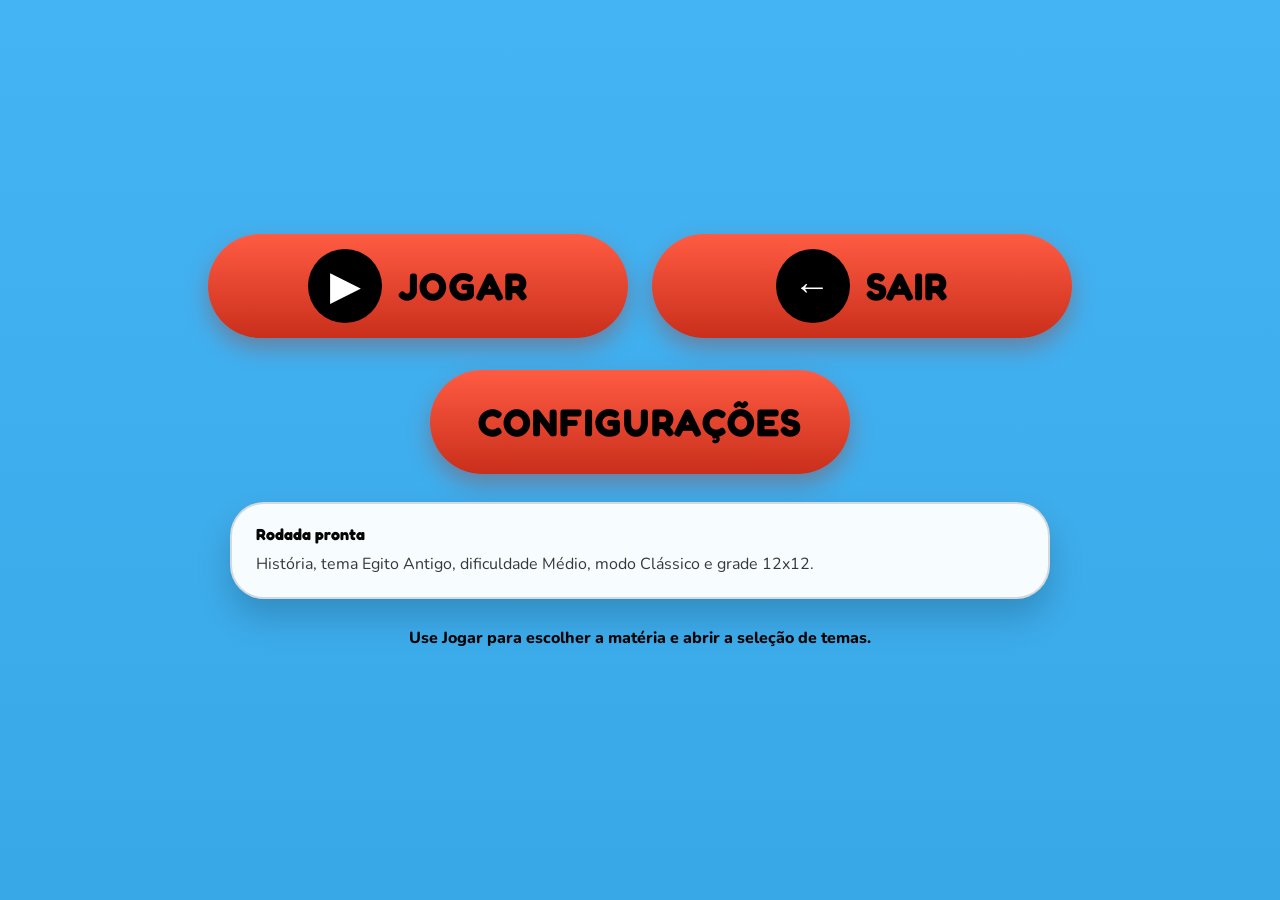
<file: index.html>
<!DOCTYPE html>
<html lang="pt-BR">
<head>
    <meta charset="UTF-8">
    <meta name="viewport" content="width=device-width, initial-scale=1.0">
    <title>Caça ao Contexto | Menu</title>
    <meta
        name="description"
        content="Menu principal do jogo Caça ao Contexto."
    >
    <link rel="preconnect" href="https://fonts.googleapis.com">
    <link rel="preconnect" href="https://fonts.gstatic.com" crossorigin>
    <link
        href="https://fonts.googleapis.com/css2?family=Fredoka:wght@500;600;700&family=Nunito:wght@400;600;700;800&display=swap"
        rel="stylesheet"
    >
    <link rel="stylesheet" href="css/style.css?v=13">
</head>
<body class="page page--menu" data-page="menu" data-skin="light">
    <main class="menu-shell">
        <section id="menu-screen" class="menu-stage menu-stage--home">
            <div class="main-actions">
                <button id="open-subjects-btn" class="action-pill action-pill--icon" type="button">
                    <span class="action-pill__icon" aria-hidden="true">▶</span>
                    <span>Jogar</span>
                </button>
                <button id="exit-btn" class="action-pill action-pill--icon" type="button">
                    <span class="action-pill__icon" aria-hidden="true">←</span>
                    <span>Sair</span>
                </button>
                <a class="action-pill action-pill--wide" href="configuracoes.html">Configurações</a>
            </div>

            <div id="menu-summary" class="menu-note"></div>
            <p id="menu-feedback" class="menu-feedback" aria-live="polite"></p>
        </section>

        <section id="subject-screen" class="menu-stage menu-stage--subjects" hidden>
            <header class="screen-head">
                <button id="back-to-main-btn" class="action-pill action-pill--small" type="button">Voltar</button>
                <h1>Escolher matéria</h1>
                <button id="play-selected-btn" class="action-pill action-pill--small" type="button">Jogar</button>
            </header>

            <div id="subject-grid" class="subject-grid subject-grid--poster"></div>

            <section class="theme-strip">
                <div class="theme-strip__head">
                    <h2 id="selected-subject-name">Matéria selecionada</h2>
                    <p id="selected-subject-copy"></p>
                </div>
                <div id="menu-theme-list" class="theme-list theme-list--poster"></div>
                <div id="menu-theme-summary" class="theme-note"></div>
            </section>
        </section>
    </main>

    <script src="js/app-data.js?v=13"></script>
    <script src="js/menu.js?v=13"></script>
</body>
</html>
</file>
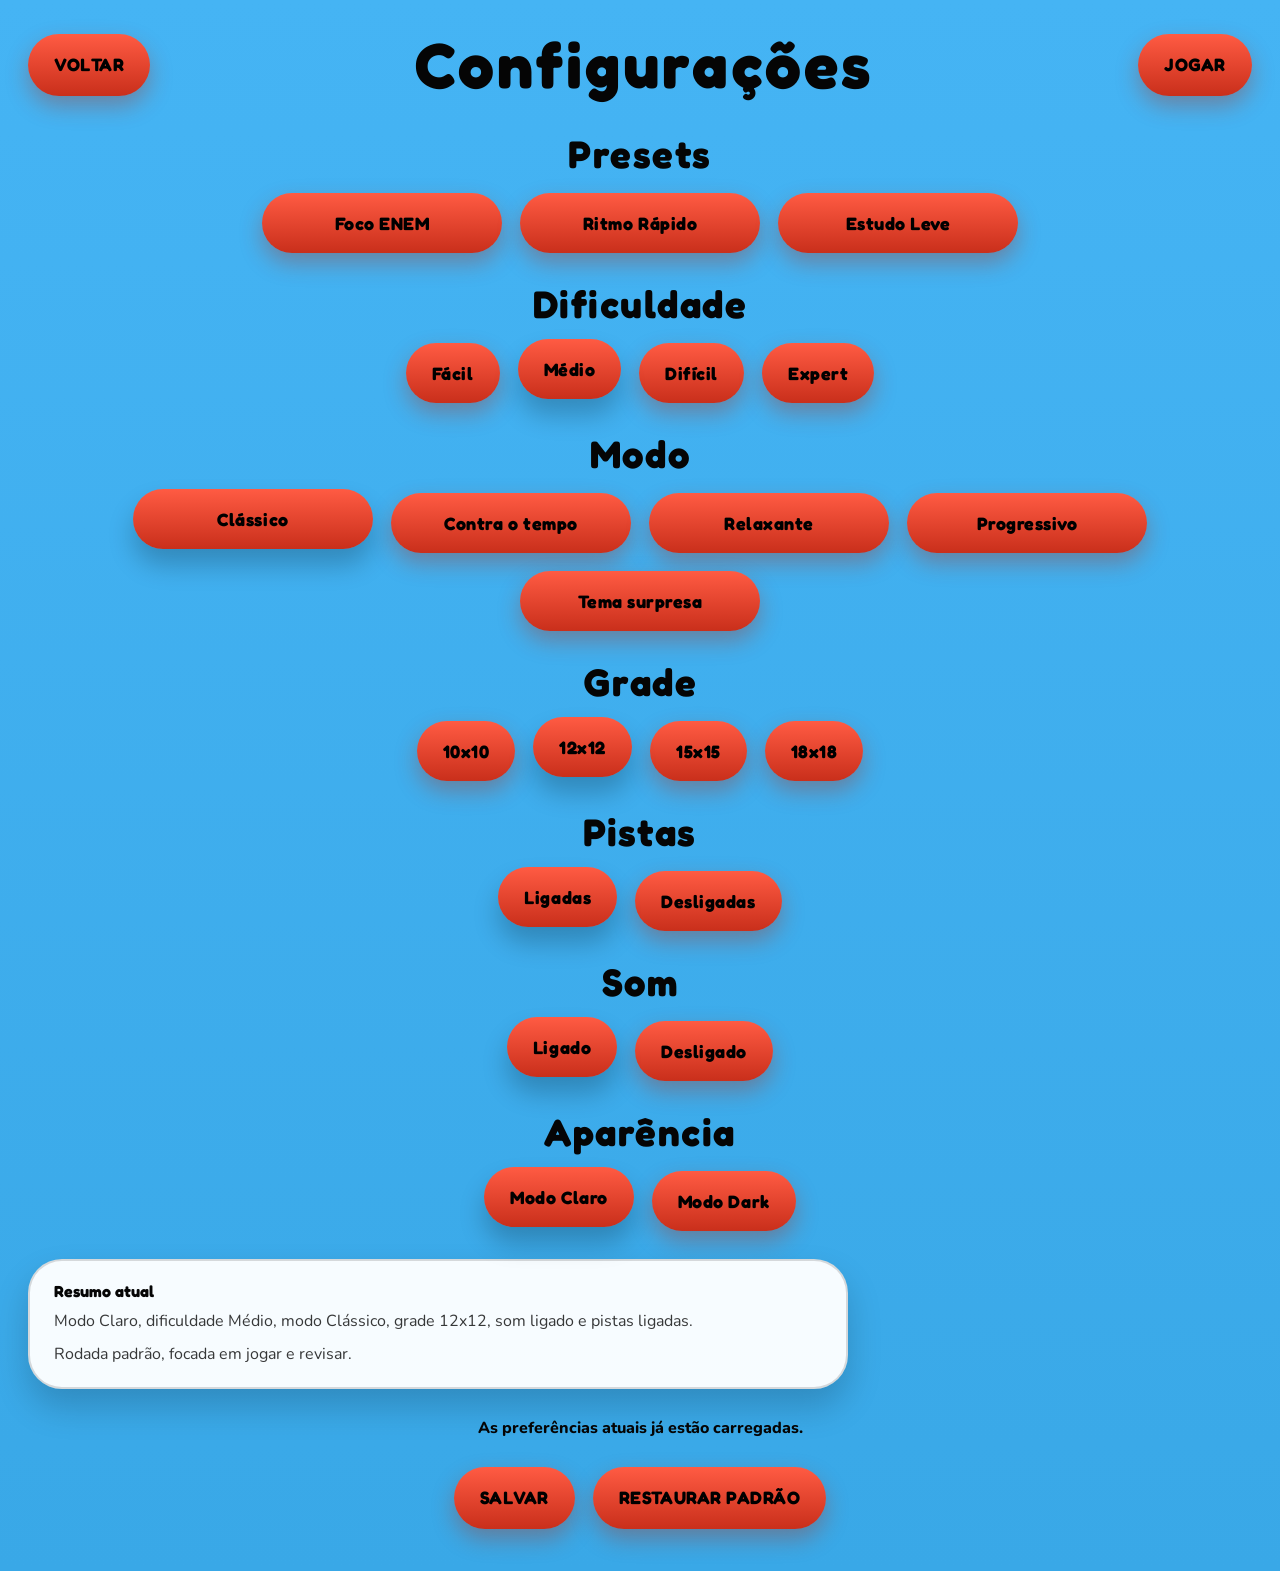
<file: configuracoes.html>
<!DOCTYPE html>
<html lang="pt-BR">
<head>
    <meta charset="UTF-8">
    <meta name="viewport" content="width=device-width, initial-scale=1.0">
    <title>Caça ao Contexto | Configurações</title>
    <meta
        name="description"
        content="Página de configurações do jogo Caça ao Contexto."
    >
    <link rel="preconnect" href="https://fonts.googleapis.com">
    <link rel="preconnect" href="https://fonts.gstatic.com" crossorigin>
    <link
        href="https://fonts.googleapis.com/css2?family=Fredoka:wght@500;600;700&family=Nunito:wght@400;600;700;800&display=swap"
        rel="stylesheet"
    >
    <link rel="stylesheet" href="css/style.css?v=13">
</head>
<body class="page page--settings" data-page="settings" data-skin="light">
    <main class="settings-shell">
        <header class="settings-header">
            <a class="action-pill action-pill--small" href="index.html">Voltar</a>
            <h1>Configurações</h1>
            <a class="action-pill action-pill--small" href="jogo.html">Jogar</a>
        </header>

        <section class="settings-board">
            <section class="control-block">
                <h2 class="settings-heading">Presets</h2>
                <div class="pill-group pill-group--wide">
                    <button class="option-pill" type="button" data-preset="focus">Foco ENEM</button>
                    <button class="option-pill" type="button" data-preset="speed">Ritmo Rápido</button>
                    <button class="option-pill" type="button" data-preset="calm">Estudo Leve</button>
                </div>
            </section>

            <section class="control-block">
                <h2 class="settings-heading">Dificuldade</h2>
                <div class="pill-group">
                    <button class="option-pill" type="button" data-setting="difficulty" data-value="easy">Fácil</button>
                    <button class="option-pill" type="button" data-setting="difficulty" data-value="medium">Médio</button>
                    <button class="option-pill" type="button" data-setting="difficulty" data-value="hard">Difícil</button>
                    <button class="option-pill" type="button" data-setting="difficulty" data-value="expert">Expert</button>
                </div>
            </section>

            <section class="control-block">
                <h2 class="settings-heading">Modo</h2>
                <div class="pill-group pill-group--wide">
                    <button class="option-pill" type="button" data-setting="mode" data-value="classic">Clássico</button>
                    <button class="option-pill" type="button" data-setting="mode" data-value="timed">Contra o tempo</button>
                    <button class="option-pill" type="button" data-setting="mode" data-value="relax">Relaxante</button>
                    <button class="option-pill" type="button" data-setting="mode" data-value="progressive">Progressivo</button>
                    <button class="option-pill" type="button" data-setting="mode" data-value="surprise">Tema surpresa</button>
                </div>
            </section>

            <section class="control-block">
                <h2 class="settings-heading">Grade</h2>
                <div class="pill-group">
                    <button class="option-pill" type="button" data-setting="gridSize" data-value="10">10x10</button>
                    <button class="option-pill" type="button" data-setting="gridSize" data-value="12">12x12</button>
                    <button class="option-pill" type="button" data-setting="gridSize" data-value="15">15x15</button>
                    <button class="option-pill" type="button" data-setting="gridSize" data-value="18">18x18</button>
                </div>
            </section>

            <section class="control-block">
                <h2 class="settings-heading">Pistas</h2>
                <div class="pill-group">
                    <button class="option-pill" type="button" data-setting="assist" data-value="smart">Ligadas</button>
                    <button class="option-pill" type="button" data-setting="assist" data-value="off">Desligadas</button>
                </div>
            </section>

            <section class="control-block">
                <h2 class="settings-heading">Som</h2>
                <div class="pill-group">
                    <button class="option-pill" type="button" data-setting="sound" data-value="on">Ligado</button>
                    <button class="option-pill" type="button" data-setting="sound" data-value="off">Desligado</button>
                </div>
            </section>

            <section class="control-block">
                <h2 class="settings-heading">Aparência</h2>
                <div class="pill-group">
                    <button class="option-pill" type="button" data-setting="skin" data-value="light">Modo Claro</button>
                    <button class="option-pill" type="button" data-setting="skin" data-value="dark">Modo Dark</button>
                </div>
            </section>

            <div id="settings-preview" class="settings-note"></div>
            <p id="settings-message" class="settings-message" aria-live="polite"></p>

            <div class="settings-actions">
                <button id="save-settings-btn" class="action-pill action-pill--small" type="button">Salvar</button>
                <button id="reset-settings-btn" class="action-pill action-pill--small" type="button">Restaurar padrão</button>
            </div>
        </section>
    </main>

    <script src="js/app-data.js?v=13"></script>
    <script src="js/settings.js?v=13"></script>
</body>
</html>
</file>
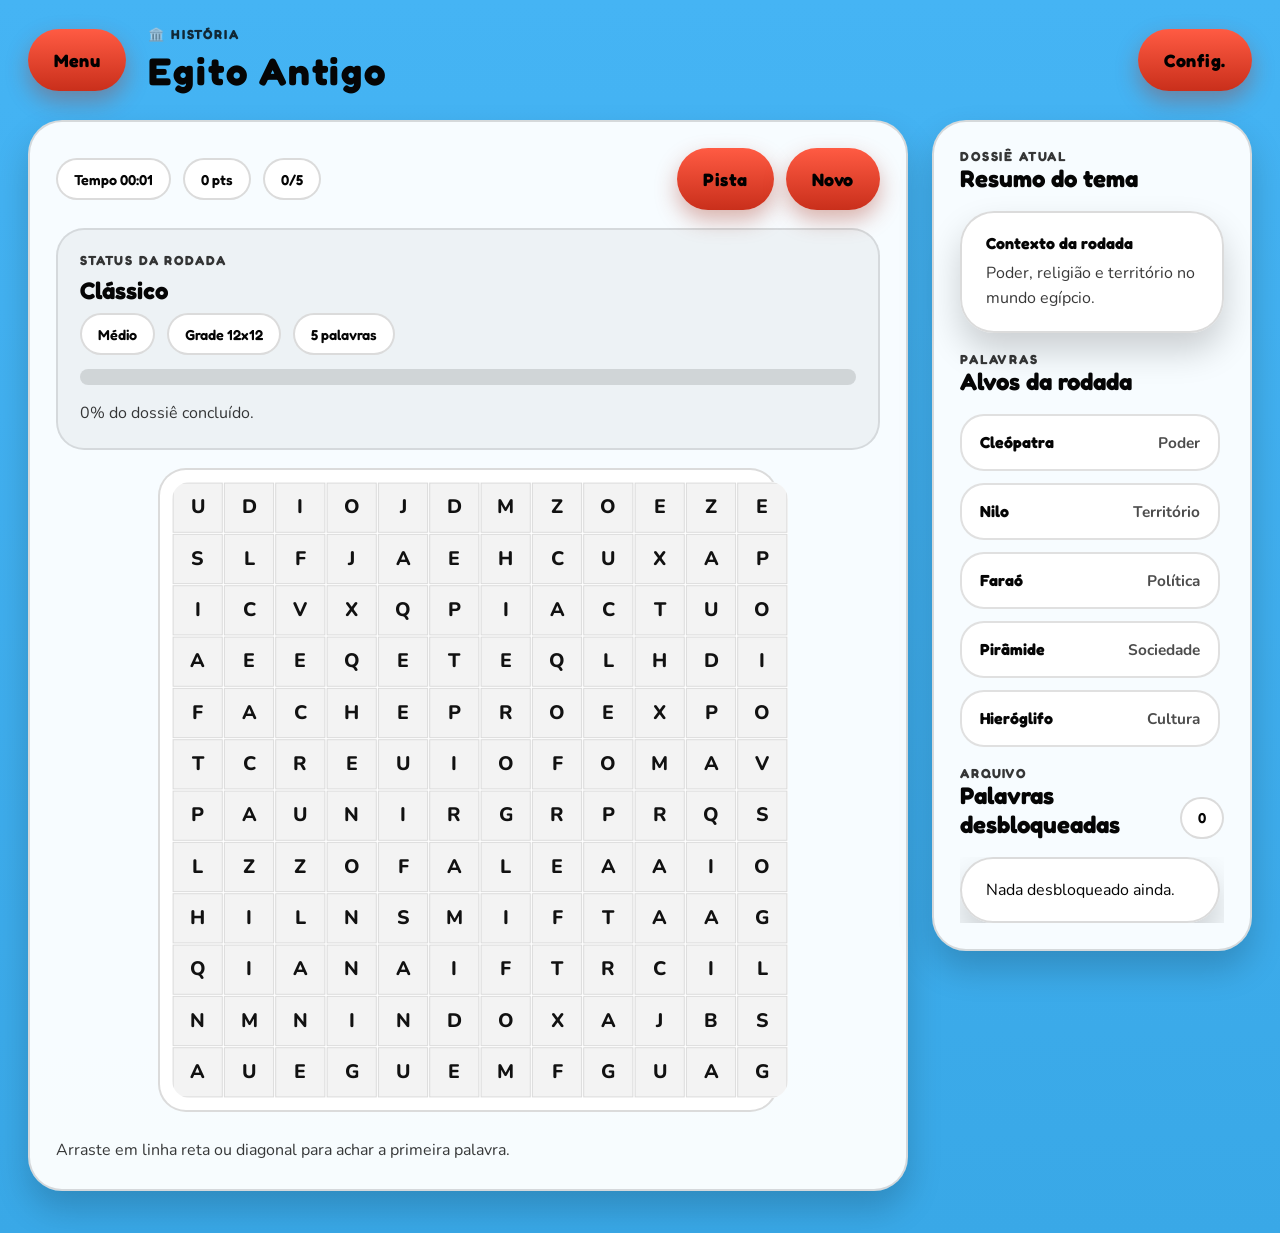
<file: jogo.html>
<!DOCTYPE html>
<html lang="pt-BR">
<head>
    <meta charset="UTF-8">
    <meta name="viewport" content="width=device-width, initial-scale=1.0">
    <title>Caça ao Contexto | Jogo</title>
    <meta
        name="description"
        content="Página do jogo Caça ao Contexto."
    >
    <link rel="preconnect" href="https://fonts.googleapis.com">
    <link rel="preconnect" href="https://fonts.gstatic.com" crossorigin>
    <link
        href="https://fonts.googleapis.com/css2?family=Fredoka:wght@500;600;700&family=Nunito:wght@400;600;700;800&display=swap"
        rel="stylesheet"
    >
    <link rel="stylesheet" href="css/style.css?v=13">
</head>
<body class="page page--game" data-page="game" data-skin="light">
    <main class="shell shell--game">
        <header class="topbar">
            <a class="button button--ghost" href="index.html">Menu</a>
            <div class="topbar-copy">
                <p id="subject-name" class="eyebrow"></p>
                <h1 id="theme-name">Carregando...</h1>
            </div>
            <a class="button button--ghost" href="configuracoes.html">Config.</a>
        </header>

        <div class="game-layout">
            <section class="board-card">
                <div class="board-toolbar">
                    <div class="hud">
                        <span id="timer-display" class="hud-chip">Tempo 00:00</span>
                        <span id="score-display" class="hud-chip">0 pts</span>
                        <span id="progress-display" class="hud-chip">0/0</span>
                    </div>
                    <div class="hud-actions">
                        <button id="hint-btn" class="button button--ghost" type="button">Pista</button>
                        <button id="restart-btn" class="button button--ghost" type="button">Novo</button>
                    </div>
                </div>

                <section class="mission-panel">
                    <div class="mission-panel__copy">
                        <p class="eyebrow">Status da rodada</p>
                        <h2 id="round-mode-name">Caçada em andamento</h2>
                        <div id="round-meta" class="tag-list"></div>
                    </div>
                    <div class="mission-progress">
                        <div class="mission-progress__track">
                            <div id="progress-bar-fill" class="mission-progress__fill"></div>
                        </div>
                        <p id="progress-caption" class="selection-feedback">0% do dossiê concluído.</p>
                    </div>
                </section>

                <div class="board-frame">
                    <canvas id="wordsearch-canvas" width="640" height="640"></canvas>
                </div>

                <p id="selection-feedback" class="selection-feedback">
                    Arraste em linha reta ou diagonal para encontrar as palavras.
                </p>

                <section id="finish-card" class="finish-card" hidden>
                    <p class="eyebrow">Fase concluída</p>
                    <h3 id="finish-title">Missão encerrada</h3>
                    <p id="finish-copy"></p>
                    <div id="finish-stats" class="finish-stats"></div>
                    <div class="menu-actions">
                        <button id="play-again-btn" class="button button--primary" type="button">Repetir</button>
                        <a class="button button--ghost" href="index.html">Voltar ao menu</a>
                    </div>
                </section>
            </section>

            <aside class="panel-card panel-card--side panel-card--compact">
                <div class="section-head">
                    <div>
                        <p class="eyebrow">Dossiê atual</p>
                        <h2>Resumo do tema</h2>
                    </div>
                </div>
                <div class="status-card">
                    <strong>Contexto da rodada</strong>
                    <p id="theme-summary"></p>
                </div>
                <div class="section-head">
                    <div>
                        <p class="eyebrow">Palavras</p>
                        <h2>Alvos da rodada</h2>
                    </div>
                </div>
                <div id="word-list" class="word-list"></div>
                <div class="section-head">
                    <div>
                        <p class="eyebrow">Arquivo</p>
                        <h2>Palavras desbloqueadas</h2>
                    </div>
                    <span id="archive-counter" class="hud-chip">0</span>
                </div>
                <div id="archive-list" class="archive-list"></div>
            </aside>
        </div>

        <section id="unlock-modal" class="unlock-modal" hidden>
            <div class="unlock-modal__backdrop"></div>
            <article class="unlock-modal__card">
                <p class="eyebrow">Descoberta desbloqueada</p>
                <div id="unlock-modal-body" class="content-card unlock-modal__body"></div>
                <button id="close-modal-btn" class="button button--primary" type="button">Continuar</button>
            </article>
        </section>
    </main>

    <script src="js/app-data.js?v=13"></script>
    <script src="js/game.js?v=13"></script>
</body>
</html>
</file>
<file: css/style.css>
:root {
    --bg: #45b4f4;
    --bg-soft: #39a8e7;
    --title: #050505;
    --page-text: #050505;
    --copy: rgba(0, 0, 0, 0.78);
    --panel-text: #050505;
    --panel-copy: rgba(0, 0, 0, 0.78);
    --panel: rgba(255, 255, 255, 0.96);
    --panel-soft: rgba(255, 255, 255, 0.92);
    --panel-line: rgba(0, 0, 0, 0.14);
    --panel-shadow: 0 18px 34px rgba(0, 0, 0, 0.18);
    --pill-top: #ff5b43;
    --pill-bottom: #c92f1b;
    --pill-text: #000000;
    --pill-shadow: 0 10px 22px rgba(168, 54, 35, 0.38);
    --subject-card: #cb3721;
    --subject-card-active: #ff674d;
    --board-paper: #ffffff;
    --board-cell: #f3f3f3;
    --board-ink: #111111;
    --board-line: rgba(0, 0, 0, 0.12);
    --selection: rgba(255, 190, 0, 0.35);
    --selection-border: #f08e00;
    --hint: rgba(72, 145, 255, 0.28);
    --hint-border: #3478f6;
    --found-border: #ff5b43;
    --radius-card: 34px;
    --radius-soft: 28px;
    --radius-pill: 999px;
}

body[data-skin="dark"] {
    --bg: #050505;
    --bg-soft: #111111;
    --title: #ffffff;
    --page-text: #ffffff;
    --copy: rgba(255, 255, 255, 0.82);
    --panel-text: #050505;
    --panel-copy: rgba(0, 0, 0, 0.78);
    --panel: rgba(247, 247, 247, 0.98);
    --panel-soft: rgba(247, 247, 247, 0.92);
    --panel-line: rgba(0, 0, 0, 0.16);
    --panel-shadow: 0 18px 34px rgba(255, 255, 255, 0.1);
    --pill-top: #ececec;
    --pill-bottom: #9f9f9f;
    --pill-shadow: 0 10px 22px rgba(255, 255, 255, 0.18);
    --subject-card: #f1f1f1;
    --subject-card-active: #ffffff;
}

* {
    box-sizing: border-box;
    margin: 0;
    padding: 0;
}

html,
body {
    min-height: 100%;
}

body {
    background: linear-gradient(180deg, var(--bg) 0%, var(--bg-soft) 100%);
    color: var(--page-text);
    font-family: "Nunito", sans-serif;
}

button,
a {
    font: inherit;
}

a {
    color: inherit;
    text-decoration: none;
}

button {
    cursor: pointer;
    border: 0;
    background: none;
}

.page {
    padding: 26px 28px 42px;
}

.menu-shell,
.settings-shell,
.shell--game {
    width: min(1320px, 100%);
    margin: 0 auto;
}

.menu-stage {
    width: 100%;
}

.menu-stage--home {
    min-height: calc(100vh - 68px);
    display: grid;
    place-content: center;
    justify-items: center;
    gap: 28px;
}

.main-actions {
    display: grid;
    grid-template-columns: repeat(2, minmax(280px, 420px));
    gap: 32px 24px;
    justify-content: center;
}

.action-pill,
.button,
.theme-pill,
.option-pill {
    min-height: 66px;
    padding: 0 30px;
    border-radius: var(--radius-pill);
    background: linear-gradient(180deg, var(--pill-top) 0%, var(--pill-bottom) 100%);
    color: var(--pill-text);
    box-shadow: var(--pill-shadow);
    display: inline-flex;
    align-items: center;
    justify-content: center;
    gap: 16px;
    font-family: "Fredoka", sans-serif;
    font-weight: 700;
    letter-spacing: 0.03em;
    text-align: center;
    transition: transform 0.18s ease, box-shadow 0.18s ease, filter 0.18s ease;
}

.action-pill:hover,
.button:hover,
.theme-pill:hover,
.option-pill:hover,
.subject-card:hover,
.archive-item:hover {
    transform: translateY(-3px);
    filter: brightness(1.02);
}

.action-pill:focus-visible,
.button:focus-visible,
.theme-pill:focus-visible,
.option-pill:focus-visible,
.subject-card:focus-visible,
.archive-item:focus-visible {
    outline: 3px solid rgba(255, 255, 255, 0.65);
    outline-offset: 5px;
}

.action-pill {
    min-height: 104px;
    padding: 0 44px;
    font-size: clamp(2rem, 3vw, 3.8rem);
    text-transform: uppercase;
}

.action-pill--small,
.button {
    min-height: 62px;
    padding: 0 26px;
    font-size: clamp(1rem, 1.4vw, 1.3rem);
}

.action-pill--wide {
    grid-column: 1 / -1;
    justify-self: center;
    min-width: min(100%, 420px);
}

.action-pill--icon {
    min-width: min(100%, 420px);
}

.action-pill__icon {
    width: 74px;
    height: 74px;
    border-radius: 50%;
    display: inline-grid;
    place-items: center;
    background: #000000;
    color: #ffffff;
    font-size: 2.3rem;
    line-height: 1;
    flex-shrink: 0;
}

.button--ghost,
.button--primary {
    background: linear-gradient(180deg, var(--pill-top) 0%, var(--pill-bottom) 100%);
    color: var(--pill-text);
}

.menu-note,
.theme-note,
.settings-note,
.panel-card,
.board-card,
.status-card,
.finish-card,
.content-card,
.unlock-modal__card {
    background: var(--panel);
    border: 2px solid var(--panel-line);
    border-radius: var(--radius-card);
    box-shadow: var(--panel-shadow);
    color: var(--panel-text);
}

.menu-note,
.theme-note,
.settings-note,
.status-card,
.content-card,
.finish-card {
    padding: 20px 24px;
}

.menu-note,
.settings-note {
    width: min(820px, 100%);
}

.menu-note strong,
.theme-note strong,
.settings-note strong,
.status-card strong,
.finish-stat strong,
.word-item strong,
.archive-item strong {
    display: block;
    font-family: "Fredoka", sans-serif;
    font-weight: 700;
}

.menu-note p,
.theme-note p,
.settings-note p,
.status-card p,
.selection-feedback,
.content-card p,
.finish-card p {
    margin-top: 8px;
    color: var(--panel-copy);
    line-height: 1.55;
}

.menu-feedback,
.settings-message {
    min-height: 1.4em;
    text-align: center;
    color: var(--title);
    font-size: 1rem;
    font-weight: 800;
}

.menu-stage--subjects {
    min-height: calc(100vh - 68px);
    display: grid;
    align-content: start;
    gap: 28px;
}

.screen-head,
.settings-header,
.topbar {
    display: grid;
    grid-template-columns: auto 1fr auto;
    align-items: center;
    gap: 22px;
}

.screen-head h1,
.settings-header h1,
.topbar-copy h1 {
    font-family: "Fredoka", sans-serif;
    font-weight: 700;
    letter-spacing: 0.05em;
    color: var(--title);
}

.screen-head h1,
.settings-header h1 {
    text-align: center;
    font-size: clamp(2.6rem, 5vw, 4.7rem);
}

.subject-grid {
    display: grid;
    grid-template-columns: repeat(5, minmax(0, 1fr));
    gap: 26px;
}

.subject-card {
    min-height: 180px;
    padding: 20px 14px;
    border-radius: var(--radius-soft);
    background: var(--subject-card);
    box-shadow: var(--pill-shadow);
    display: grid;
    place-items: center;
    gap: 14px;
    color: #050505;
    transition: transform 0.18s ease, box-shadow 0.18s ease, filter 0.18s ease;
}

.subject-card.is-active,
.theme-pill.is-active,
.option-pill.is-active {
    transform: translateY(-4px);
    box-shadow: 0 16px 26px rgba(0, 0, 0, 0.22);
}

.subject-card.is-active {
    background: var(--subject-card-active);
}

.subject-card__icon {
    font-size: 3.4rem;
    line-height: 1;
}

.subject-card__body strong {
    font-family: "Fredoka", sans-serif;
    font-size: clamp(1.6rem, 2vw, 2.3rem);
    letter-spacing: 0.03em;
}

.theme-strip {
    display: grid;
    gap: 18px;
    justify-items: center;
}

.theme-strip__head {
    display: grid;
    gap: 8px;
    justify-items: center;
    text-align: center;
}

.theme-strip__head h2 {
    font-family: "Fredoka", sans-serif;
    font-size: clamp(1.8rem, 2.4vw, 2.6rem);
    color: var(--title);
    letter-spacing: 0.04em;
}

.theme-strip__head p {
    max-width: 760px;
    color: var(--copy);
    font-size: 1.02rem;
}

.theme-list {
    display: flex;
    flex-wrap: wrap;
    gap: 16px;
    justify-content: center;
}

.theme-pill,
.option-pill {
    min-height: 60px;
    padding: 0 26px;
    font-size: clamp(1rem, 1.4vw, 1.55rem);
}

.settings-shell {
    min-height: calc(100vh - 68px);
    display: grid;
    gap: 28px;
}

.settings-board {
    display: grid;
    gap: 28px;
}

.control-block {
    display: grid;
    gap: 16px;
    justify-items: center;
}

.settings-heading {
    font-family: "Fredoka", sans-serif;
    font-size: clamp(1.7rem, 3vw, 3rem);
    color: var(--title);
    letter-spacing: 0.04em;
    text-align: center;
}

.pill-group {
    display: flex;
    flex-wrap: wrap;
    justify-content: center;
    gap: 18px;
}

.pill-group--wide .option-pill {
    min-width: 240px;
}

.settings-actions {
    display: flex;
    flex-wrap: wrap;
    justify-content: center;
    gap: 18px;
}

.shell--game {
    min-height: calc(100vh - 68px);
    display: grid;
    gap: 26px;
}

.topbar {
    padding: 0;
}

.topbar-copy {
    display: grid;
    gap: 6px;
}

.topbar-copy h1 {
    font-size: clamp(1.9rem, 3vw, 3.1rem);
}

.eyebrow {
    color: var(--title);
    opacity: 0.8;
    font-family: "Fredoka", sans-serif;
    font-size: 0.82rem;
    font-weight: 700;
    letter-spacing: 0.14em;
    text-transform: uppercase;
}

.panel-card .eyebrow,
.board-card .eyebrow,
.finish-card .eyebrow,
.content-card .eyebrow,
.unlock-modal__card .eyebrow,
.status-card .eyebrow {
    color: var(--panel-text);
    opacity: 0.8;
}

.game-layout {
    display: grid;
    grid-template-columns: minmax(0, 1fr) 320px;
    gap: 24px;
    align-items: start;
}

.board-card,
.panel-card {
    padding: 26px;
}

.board-card,
.panel-card--side,
.panel-card--compact,
.content-card {
    display: grid;
    gap: 18px;
}

.board-toolbar {
    display: flex;
    flex-wrap: wrap;
    justify-content: space-between;
    gap: 14px;
    align-items: center;
}

.hud,
.hud-actions,
.tag-list,
.menu-actions,
.finish-stats {
    display: flex;
    flex-wrap: wrap;
    gap: 12px;
}

.hud-chip,
.tag {
    min-height: 42px;
    padding: 0 16px;
    border-radius: var(--radius-pill);
    display: inline-flex;
    align-items: center;
    justify-content: center;
    background: #ffffff;
    border: 2px solid rgba(0, 0, 0, 0.14);
    color: #050505;
    font-family: "Fredoka", sans-serif;
    font-size: 0.9rem;
    font-weight: 600;
}

.mission-panel {
    padding: 22px;
    border-radius: var(--radius-soft);
    background: rgba(0, 0, 0, 0.04);
    border: 2px solid rgba(0, 0, 0, 0.1);
    display: grid;
    gap: 14px;
}

.mission-panel__copy {
    display: grid;
    gap: 8px;
}

.mission-panel__copy h2,
.section-head h2,
.content-card h3,
.finish-card h3 {
    font-family: "Fredoka", sans-serif;
    color: #050505;
}

.mission-panel__copy h2,
.section-head h2 {
    font-size: 1.5rem;
}

.mission-progress {
    display: grid;
    gap: 8px;
}

.mission-progress__track {
    height: 16px;
    border-radius: var(--radius-pill);
    overflow: hidden;
    background: rgba(0, 0, 0, 0.12);
}

.mission-progress__fill {
    width: 0;
    height: 100%;
    border-radius: inherit;
    background: linear-gradient(180deg, var(--pill-top) 0%, var(--pill-bottom) 100%);
}

.board-frame {
    width: min(100%, 620px);
    aspect-ratio: 1;
    padding: 12px;
    border-radius: var(--radius-soft);
    background: #ffffff;
    border: 2px solid rgba(0, 0, 0, 0.14);
    margin-inline: auto;
}

#wordsearch-canvas {
    width: 100%;
    height: 100%;
    display: block;
    border-radius: 18px;
    background: var(--board-paper);
    touch-action: none;
    cursor: crosshair;
}

.selection-feedback {
    min-height: 1.5em;
}

.section-head {
    display: flex;
    justify-content: space-between;
    align-items: end;
    gap: 12px;
}

.word-list,
.archive-list {
    display: grid;
    gap: 12px;
    max-height: 340px;
    overflow: auto;
    padding-right: 4px;
}

.word-item,
.archive-item {
    padding: 16px 18px;
    border-radius: 24px;
    border: 2px solid rgba(0, 0, 0, 0.12);
    background: #ffffff;
    color: #050505;
}

.word-item {
    display: flex;
    justify-content: space-between;
    gap: 14px;
    align-items: center;
}

.word-item span,
.archive-item span {
    color: rgba(0, 0, 0, 0.7);
    font-size: 0.96rem;
    font-weight: 700;
}

.word-item.is-found {
    background: rgba(255, 91, 67, 0.14);
}

.archive-item {
    text-align: left;
    transition: transform 0.18s ease, filter 0.18s ease;
}

.finish-card {
    display: grid;
    gap: 18px;
}

.finish-stat {
    min-width: 150px;
    padding: 16px 18px;
    border-radius: 24px;
    background: rgba(0, 0, 0, 0.05);
    border: 2px solid rgba(0, 0, 0, 0.1);
}

.finish-stat span {
    display: block;
    margin-top: 8px;
    color: rgba(0, 0, 0, 0.72);
}

.unlock-modal {
    position: fixed;
    inset: 0;
    z-index: 20;
    display: grid;
    place-items: center;
    padding: 20px;
}

.unlock-modal__backdrop {
    position: absolute;
    inset: 0;
    background: rgba(0, 0, 0, 0.7);
}

.unlock-modal__card {
    position: relative;
    z-index: 1;
    width: min(100%, 720px);
    max-height: min(88vh, 740px);
    overflow: auto;
    padding: 26px;
    display: grid;
    gap: 18px;
}

.unlock-modal__body {
    padding: 0;
    background: transparent;
    border: 0;
    box-shadow: none;
}

.content-card {
    gap: 14px;
}

.content-card h3 {
    font-size: 1.6rem;
}

.content-meta {
    padding: 18px 20px;
    border-radius: 24px;
    background: rgba(0, 0, 0, 0.05);
    border: 2px solid rgba(0, 0, 0, 0.1);
}

.content-meta strong {
    display: block;
    margin-bottom: 8px;
    font-family: "Fredoka", sans-serif;
    letter-spacing: 0.06em;
    text-transform: uppercase;
}

body.modal-open {
    overflow: hidden;
}

[hidden] {
    display: none !important;
}

@media (max-width: 1120px) {
    .subject-grid {
        grid-template-columns: repeat(3, minmax(0, 1fr));
    }

    .game-layout {
        grid-template-columns: 1fr;
    }

    .panel-card--side {
        order: 2;
    }
}

@media (max-width: 820px) {
    .page {
        padding: 18px 16px 28px;
    }

    .main-actions {
        grid-template-columns: 1fr;
        width: min(100%, 420px);
    }

    .action-pill--wide {
        grid-column: auto;
        min-width: 100%;
    }

    .screen-head,
    .settings-header,
    .topbar {
        grid-template-columns: 1fr;
        justify-items: center;
        text-align: center;
    }

    .subject-grid {
        grid-template-columns: repeat(2, minmax(0, 1fr));
        gap: 18px;
    }

    .subject-card {
        min-height: 150px;
    }

    .settings-actions,
    .menu-actions,
    .hud-actions {
        flex-direction: column;
        align-items: stretch;
    }

    .settings-actions .action-pill,
    .menu-actions .button,
    .hud-actions .button,
    .topbar .button,
    .screen-head .action-pill,
    .settings-header .action-pill {
        width: 100%;
    }

    .board-card,
    .panel-card,
    .unlock-modal__card {
        padding: 20px;
        border-radius: 26px;
    }

    .board-frame {
        width: min(100%, 520px);
    }
}

@media (max-width: 560px) {
    .subject-grid {
        grid-template-columns: 1fr;
    }

    .action-pill {
        font-size: 1.7rem;
        min-height: 86px;
        padding: 0 28px;
    }

    .action-pill__icon {
        width: 58px;
        height: 58px;
        font-size: 1.8rem;
    }

    .theme-pill,
    .option-pill,
    .button {
        width: 100%;
    }

    .pill-group {
        width: 100%;
    }
}
</file>
